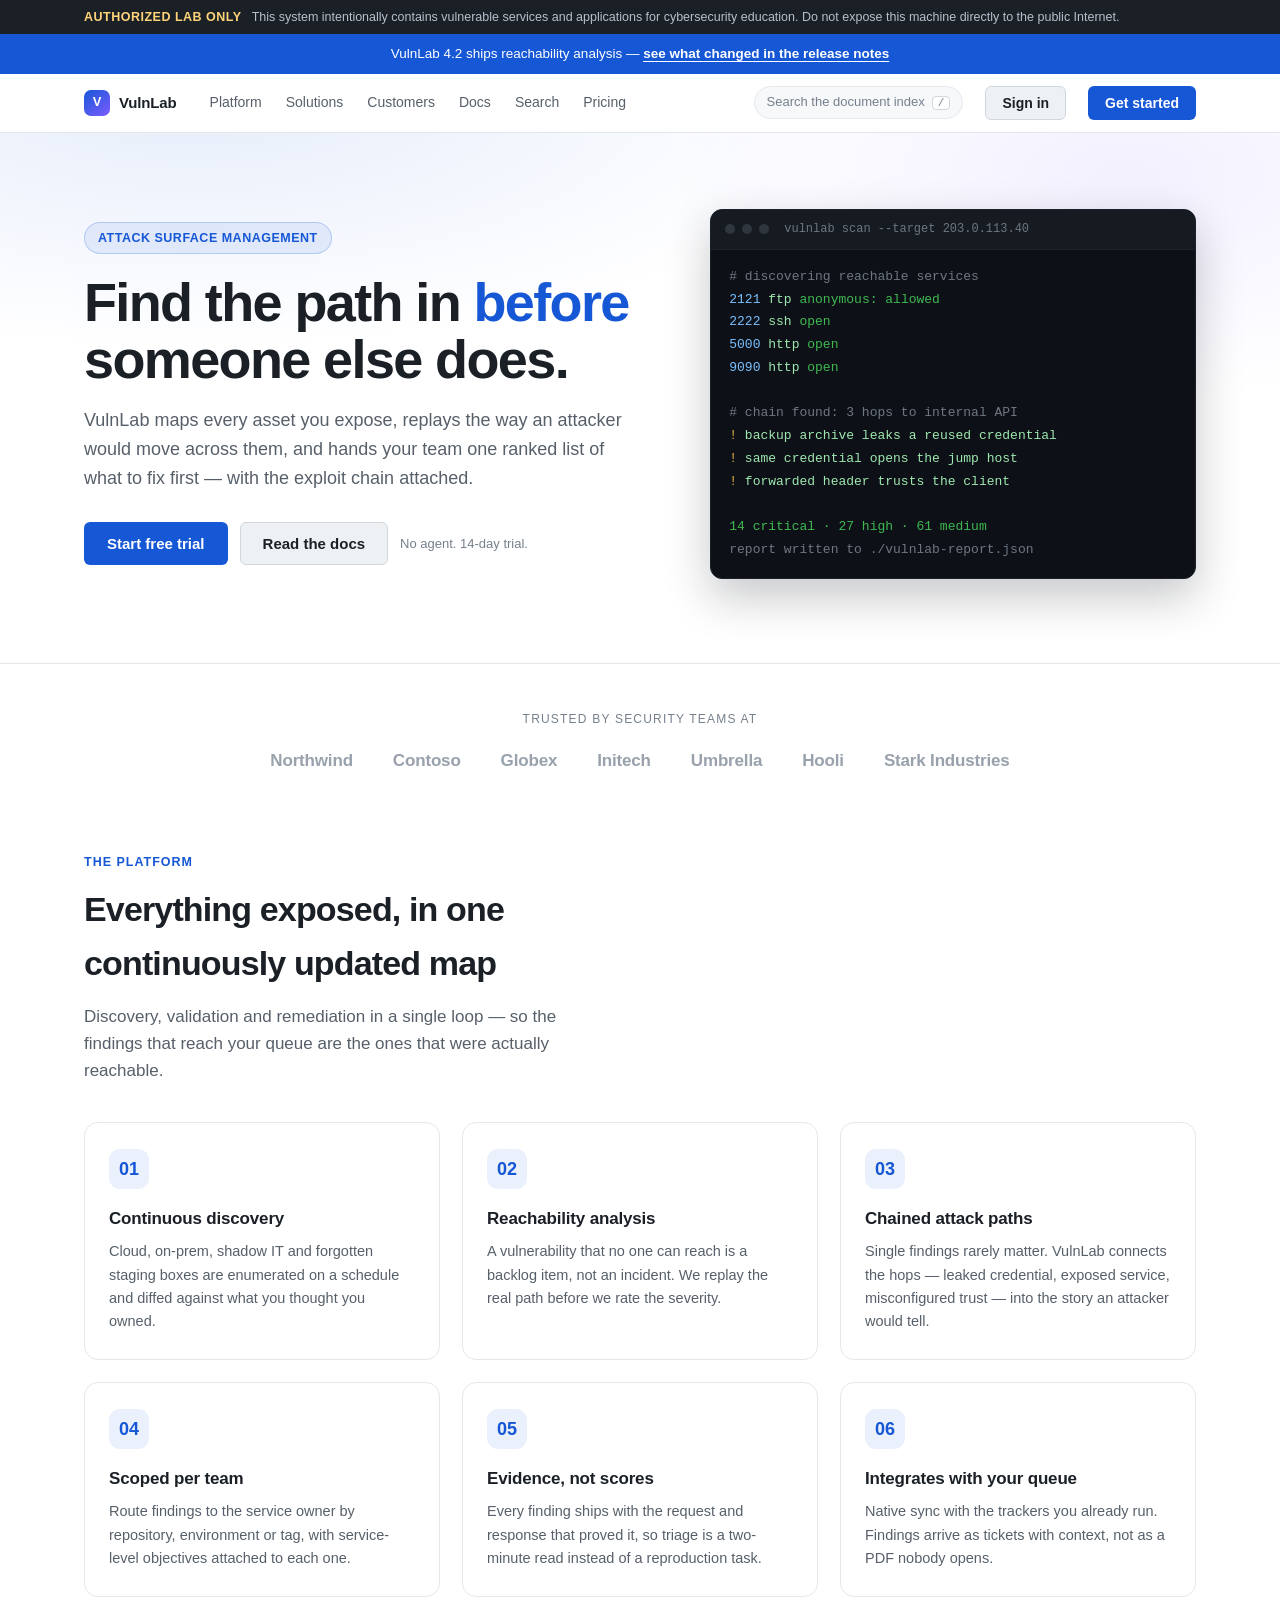
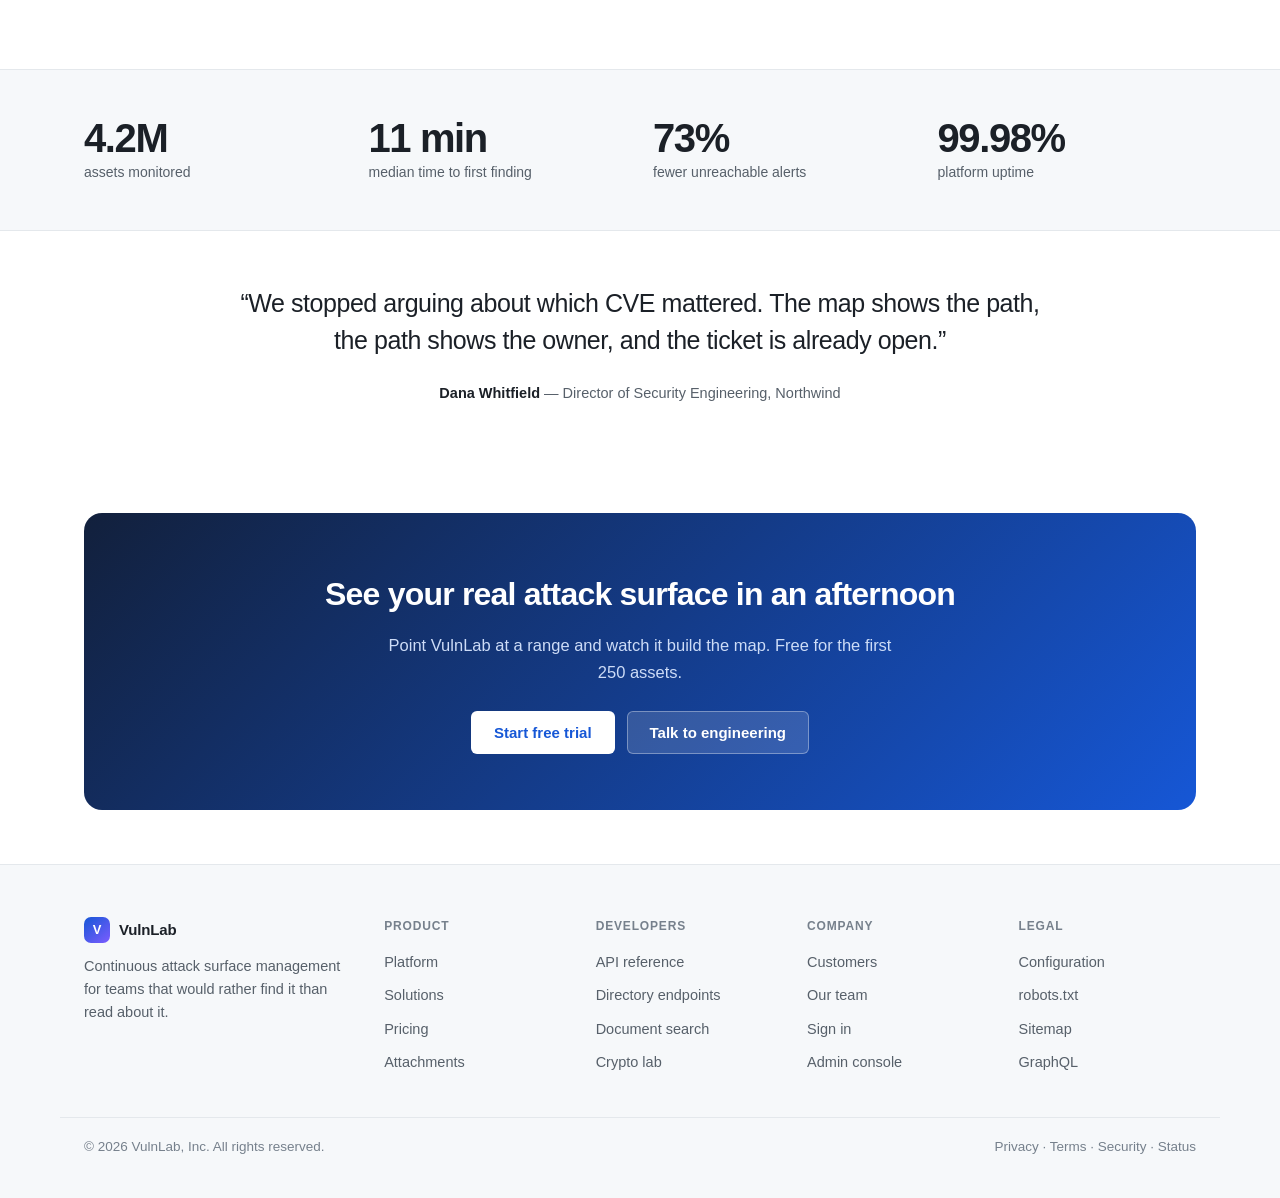
<file: web/index.html>
<!DOCTYPE html>
<html lang="en">
<head>
<meta charset="utf-8">
<meta name="viewport" content="width=device-width,initial-scale=1">
<title>VulnLab — Continuous attack surface management</title>
<meta name="description" content="VulnLab maps every asset you expose, finds the path an attacker would take, and shows you what to fix first.">
<link rel="stylesheet" href="/static/css/portal.css">
</head>
<body class="site">

<div class="lab-banner">
  <div class="inner">
    <strong>AUTHORIZED LAB ONLY</strong>
    <span>This system intentionally contains vulnerable services and applications for
    cybersecurity education. Do not expose this machine directly to the public Internet.</span>
  </div>
</div>

<div class="announce">
  VulnLab 4.2 ships reachability analysis &mdash;
  <a href="/api-docs">see what changed in the release notes</a>
</div>

<header class="nav">
  <div class="inner">
    <a class="brand" href="/"><span class="mark">V</span> VulnLab</a>
    <nav class="navlinks">
      <a href="#platform">Platform</a>
      <a href="#solutions">Solutions</a>
      <a href="#customers">Customers</a>
      <a href="/api-docs">Docs</a>
      <a href="/search">Search</a>
      <a href="#pricing">Pricing</a>
    </nav>
    <div class="navsearch">Search the document index <kbd>/</kbd></div>
    <a class="btn ghost" href="/login">Sign in</a>
    <a class="btn" href="/login">Get started</a>
  </div>
</header>

<!-- ================================================================
     TODO(steve): remember to strip this block before the 2019 launch
     internal build marker: VULNLAB{view_source}
     ================================================================ -->

<section class="hero">
  <div class="inner">
    <div>
      <span class="eyebrow">Attack surface management</span>
      <h1>Find the path in <em>before</em> someone else does.</h1>
      <p class="lede">VulnLab maps every asset you expose, replays the way an attacker
      would move across them, and hands your team one ranked list of what to fix first —
      with the exploit chain attached.</p>
      <div class="cta-row">
        <a class="btn" href="/login">Start free trial</a>
        <a class="btn ghost" href="/api-docs">Read the docs</a>
        <span class="note">No agent. 14-day trial.</span>
      </div>
    </div>

    <div class="console" role="img" aria-label="Terminal output showing a VulnLab scan finding a chain into the internal API">
      <div class="bar"><i></i><i></i><i></i><span>vulnlab scan --target 203.0.113.40</span></div>
      <div class="body">
<span class="c"># discovering reachable services</span><br>
<span class="b">2121</span>  ftp    <span class="g">anonymous: allowed</span><br>
<span class="b">2222</span>  ssh    <span class="g">open</span><br>
<span class="b">5000</span>  http   <span class="g">open</span><br>
<span class="b">9090</span>  http   <span class="g">open</span><br>
<br>
<span class="c"># chain found: 3 hops to internal API</span><br>
<span class="y">!</span> backup archive leaks a reused credential<br>
<span class="y">!</span> same credential opens the jump host<br>
<span class="y">!</span> forwarded header trusts the client<br>
<br>
<span class="g">14 critical · 27 high · 61 medium</span><br>
<span class="c">report written to ./vulnlab-report.json</span>
      </div>
    </div>
  </div>
</section>

<div class="logos">
  <p>Trusted by security teams at</p>
  <ul>
    <li>Northwind</li>
    <li>Contoso</li>
    <li>Globex</li>
    <li>Initech</li>
    <li>Umbrella</li>
    <li>Hooli</li>
    <li>Stark Industries</li>
  </ul>
</div>

<section class="sect" id="platform">
  <div class="sect-head">
    <div class="k">The platform</div>
    <h2>Everything exposed, in one continuously updated map</h2>
    <p>Discovery, validation and remediation in a single loop — so the findings that reach
    your queue are the ones that were actually reachable.</p>
  </div>

  <div class="feats">
    <article class="feat">
      <div class="ic">01</div>
      <h3>Continuous discovery</h3>
      <p>Cloud, on-prem, shadow IT and forgotten staging boxes are enumerated on a schedule
      and diffed against what you thought you owned.</p>
    </article>
    <article class="feat">
      <div class="ic">02</div>
      <h3>Reachability analysis</h3>
      <p>A vulnerability that no one can reach is a backlog item, not an incident. We
      replay the real path before we rate the severity.</p>
    </article>
    <article class="feat">
      <div class="ic">03</div>
      <h3>Chained attack paths</h3>
      <p>Single findings rarely matter. VulnLab connects the hops — leaked credential,
      exposed service, misconfigured trust — into the story an attacker would tell.</p>
    </article>
    <article class="feat" id="solutions">
      <div class="ic">04</div>
      <h3>Scoped per team</h3>
      <p>Route findings to the service owner by repository, environment or tag, with
      service-level objectives attached to each one.</p>
    </article>
    <article class="feat">
      <div class="ic">05</div>
      <h3>Evidence, not scores</h3>
      <p>Every finding ships with the request and response that proved it, so triage is a
      two-minute read instead of a reproduction task.</p>
    </article>
    <article class="feat">
      <div class="ic">06</div>
      <h3>Integrates with your queue</h3>
      <p>Native sync with the trackers you already run. Findings arrive as tickets with
      context, not as a PDF nobody opens.</p>
    </article>
  </div>
</section>

<section class="band">
  <div class="metrics">
    <div class="m"><b>4.2M</b><span>assets monitored</span></div>
    <div class="m"><b>11 min</b><span>median time to first finding</span></div>
    <div class="m"><b>73%</b><span>fewer unreachable alerts</span></div>
    <div class="m"><b>99.98%</b><span>platform uptime</span></div>
  </div>
</section>

<section class="sect tight" id="customers">
  <figure class="quote">
    <blockquote>“We stopped arguing about which CVE mattered. The map shows the path,
    the path shows the owner, and the ticket is already open.”</blockquote>
    <figcaption><b>Dana Whitfield</b> — Director of Security Engineering, Northwind</figcaption>
  </figure>
</section>

<section class="sect tight" id="pricing">
  <div class="endcta">
    <h2>See your real attack surface in an afternoon</h2>
    <p>Point VulnLab at a range and watch it build the map. Free for the first
    250 assets.</p>
    <div class="cta-row">
      <a class="btn" href="/login">Start free trial</a>
      <a class="btn ghost" href="/api-docs">Talk to engineering</a>
    </div>
  </div>
</section>

<footer class="site-footer">
  <div class="cols">
    <div>
      <a class="brand" href="/"><span class="mark">V</span> VulnLab</a>
      <p class="blurb">Continuous attack surface management for teams that would rather
      find it than read about it.</p>
    </div>
    <div>
      <h4>Product</h4>
      <ul>
        <li><a href="#platform">Platform</a></li>
        <li><a href="#solutions">Solutions</a></li>
        <li><a href="#pricing">Pricing</a></li>
        <li><a href="/upload-page">Attachments</a></li>
      </ul>
    </div>
    <div>
      <h4>Developers</h4>
      <ul>
        <li><a href="/api-docs">API reference</a></li>
        <li><a href="/api-docs#users">Directory endpoints</a></li>
        <li><a href="/search">Document search</a></li>
        <li><a href="/crypto/ecb">Crypto lab</a></li>
      </ul>
    </div>
    <div>
      <h4>Company</h4>
      <ul>
        <li><a href="#customers">Customers</a></li>
        <li><a href="/profile">Our team</a></li>
        <li><a href="/login">Sign in</a></li>
        <li><a href="/admin">Admin console</a></li>
      </ul>
    </div>
    <div>
      <h4>Legal</h4>
      <ul>
        <li><a href="/config.bak">Configuration</a></li>
        <li><a href="/robots.txt">robots.txt</a></li>
        <li><a href="/sitemap.xml">Sitemap</a></li>
        <li><a href="/graphql">GraphQL</a></li>
      </ul>
    </div>
  </div>
  <div class="legal">
    <span>© 2026 VulnLab, Inc. All rights reserved.</span>
    <span>Privacy · Terms · Security · Status</span>
  </div>
</footer>

</body>
</html>
</file>
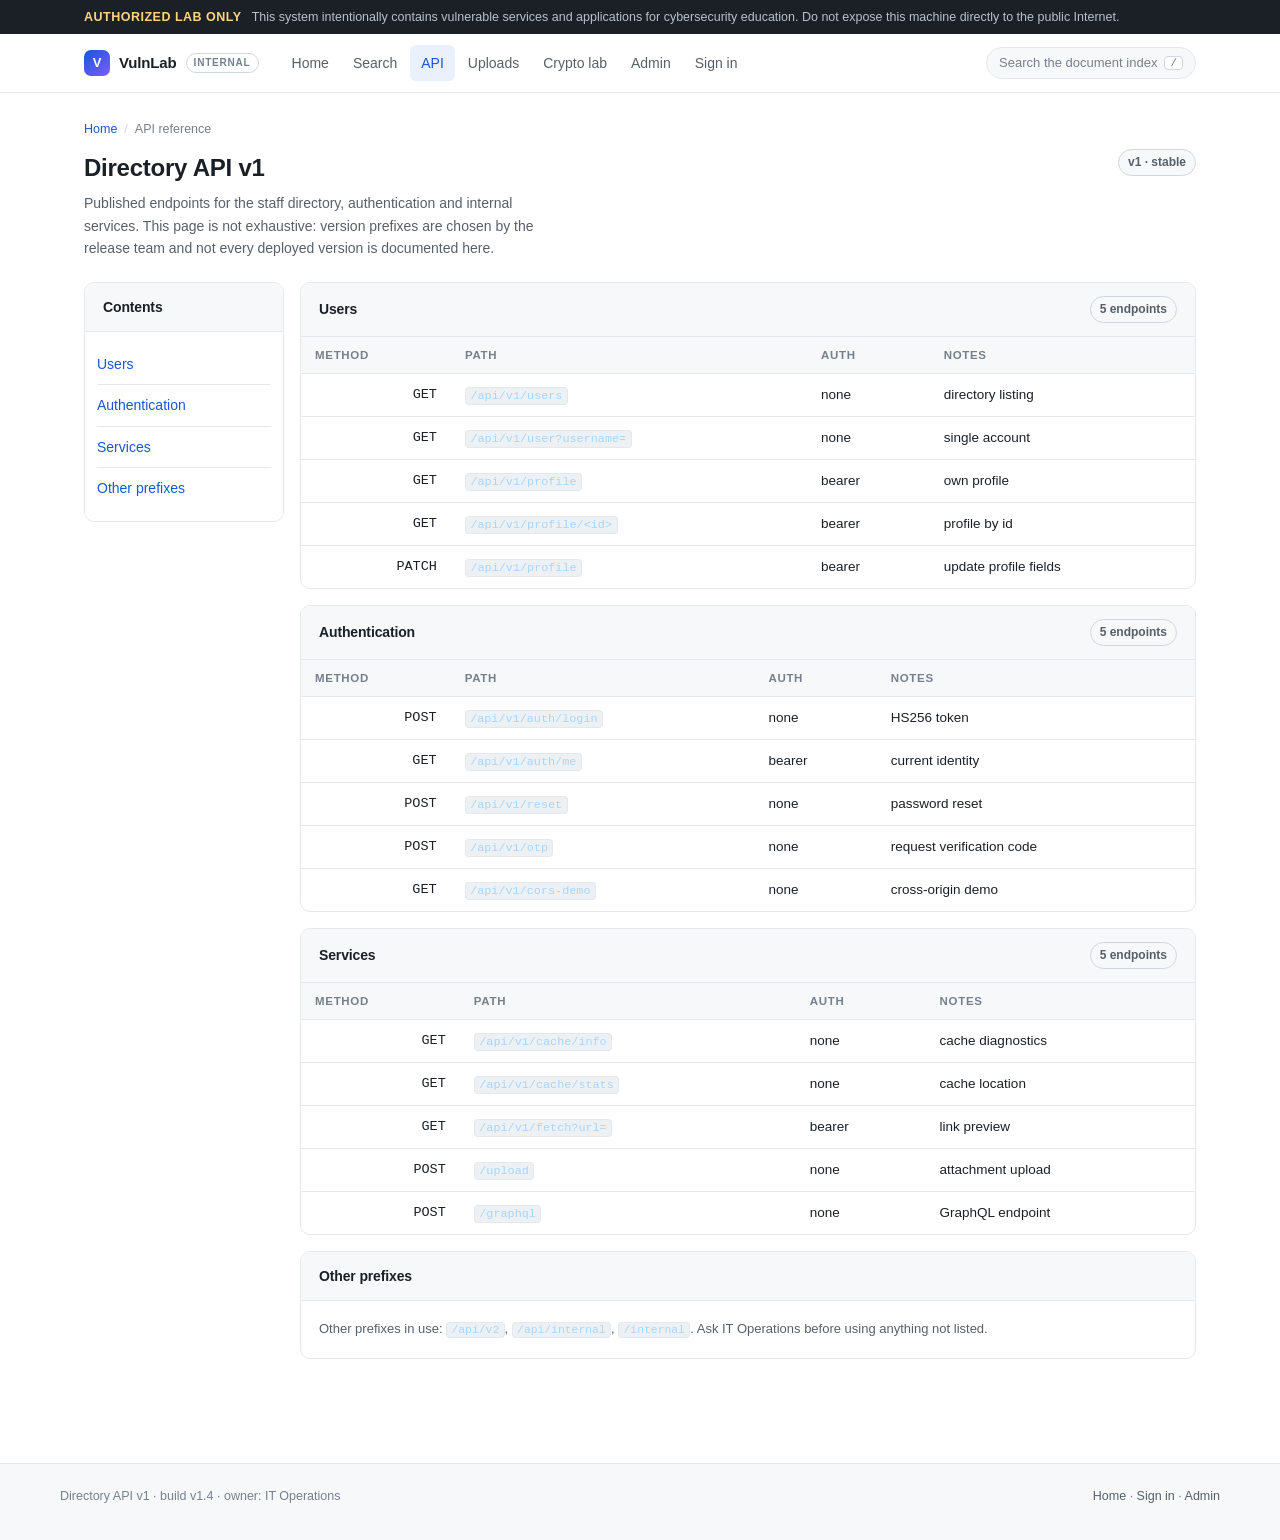
<file: web/api.html>
<!DOCTYPE html>
<html lang="en">
<head>
<meta charset="utf-8">
<meta name="viewport" content="width=device-width,initial-scale=1">
<title>Directory API v1 - VulnLab Internal Portal</title>
<link rel="stylesheet" href="/static/css/portal.css">
</head>
<body class="site">

<div class="lab-banner">
  <div class="inner">
    <strong>AUTHORIZED LAB ONLY</strong>
    <span>This system intentionally contains vulnerable services and applications for
    cybersecurity education. Do not expose this machine directly to the public Internet.</span>
  </div>
</div>

<header class="nav">
  <div class="inner">
    <a class="brand" href="/"><span class="mark">V</span> VulnLab <span class="env">internal</span></a>
    <nav class="navlinks">
      <a href="/">Home</a>
      <a href="/search">Search</a>
      <a href="/api-docs" class="active">API</a>
      <a href="/upload-page">Uploads</a>
      <a href="/crypto/ecb">Crypto lab</a>
      <a href="/admin">Admin</a>
      <a href="/login">Sign in</a>
    </nav>
    <div class="navsearch">Search the document index <kbd>/</kbd></div>
  </div>
</header>

<main class="wrap">

  <div class="crumbs"><a href="/">Home</a> <span>/</span> API reference</div>

  <div class="pagehead">
    <div>
      <h1>Directory API v1</h1>
      <p>Published endpoints for the staff directory, authentication and internal services.
      This page is not exhaustive: version prefixes are chosen by the release team and not
      every deployed version is documented here.</p>
    </div>
    <div class="actions"><span class="chip">v1 · stable</span></div>
  </div>

  <div class="grid" style="grid-template-columns:200px minmax(0,1fr);align-items:start">

    <div class="card" style="position:sticky;top:78px">
      <header><h2>Contents</h2></header>
      <div class="body" style="padding:12px">
        <div class="kv"><a href="#users">Users</a></div>
        <div class="kv"><a href="#auth">Authentication</a></div>
        <div class="kv"><a href="#services">Services</a></div>
        <div class="kv"><a href="#other">Other prefixes</a></div>
      </div>
    </div>

    <div>

      <div class="card" id="users">
        <header><h2>Users</h2><span class="chip">5 endpoints</span></header>
        <table>
          <thead><tr><th>Method</th><th>Path</th><th>Auth</th><th>Notes</th></tr></thead>
          <tbody>
            <tr><td class="num">GET</td><td><code>/api/v1/users</code></td><td>none</td><td>directory listing</td></tr>
            <tr><td class="num">GET</td><td><code>/api/v1/user?username=</code></td><td>none</td><td>single account</td></tr>
            <tr><td class="num">GET</td><td><code>/api/v1/profile</code></td><td>bearer</td><td>own profile</td></tr>
            <tr><td class="num">GET</td><td><code>/api/v1/profile/&lt;id&gt;</code></td><td>bearer</td><td>profile by id</td></tr>
            <tr><td class="num">PATCH</td><td><code>/api/v1/profile</code></td><td>bearer</td><td>update profile fields</td></tr>
          </tbody>
        </table>
      </div>

      <div class="card" id="auth">
        <header><h2>Authentication</h2><span class="chip">5 endpoints</span></header>
        <table>
          <thead><tr><th>Method</th><th>Path</th><th>Auth</th><th>Notes</th></tr></thead>
          <tbody>
            <tr><td class="num">POST</td><td><code>/api/v1/auth/login</code></td><td>none</td><td>HS256 token</td></tr>
            <tr><td class="num">GET</td><td><code>/api/v1/auth/me</code></td><td>bearer</td><td>current identity</td></tr>
            <tr><td class="num">POST</td><td><code>/api/v1/reset</code></td><td>none</td><td>password reset</td></tr>
            <tr><td class="num">POST</td><td><code>/api/v1/otp</code></td><td>none</td><td>request verification code</td></tr>
            <tr><td class="num">GET</td><td><code>/api/v1/cors-demo</code></td><td>none</td><td>cross-origin demo</td></tr>
          </tbody>
        </table>
      </div>

      <div class="card" id="services">
        <header><h2>Services</h2><span class="chip">5 endpoints</span></header>
        <table>
          <thead><tr><th>Method</th><th>Path</th><th>Auth</th><th>Notes</th></tr></thead>
          <tbody>
            <tr><td class="num">GET</td><td><code>/api/v1/cache/info</code></td><td>none</td><td>cache diagnostics</td></tr>
            <tr><td class="num">GET</td><td><code>/api/v1/cache/stats</code></td><td>none</td><td>cache location</td></tr>
            <tr><td class="num">GET</td><td><code>/api/v1/fetch?url=</code></td><td>bearer</td><td>link preview</td></tr>
            <tr><td class="num">POST</td><td><code>/upload</code></td><td>none</td><td>attachment upload</td></tr>
            <tr><td class="num">POST</td><td><code>/graphql</code></td><td>none</td><td>GraphQL endpoint</td></tr>
          </tbody>
        </table>
      </div>

      <div class="card" id="other">
        <header><h2>Other prefixes</h2></header>
        <div class="body">
          <p class="muted small" style="margin:0">Other prefixes in use:
          <code>/api/v2</code>, <code>/api/internal</code>, <code>/internal</code>.
          Ask IT Operations before using anything not listed.</p>
        </div>
      </div>

    </div>
  </div>
</main>

<footer class="footer">
  <div class="inner">
    <span>Directory API v1 · build v1.4 · owner: IT Operations</span>
    <span><a href="/">Home</a> · <a href="/login">Sign in</a> · <a href="/admin">Admin</a></span>
  </div>
</footer>

</body>
</html>
</file>
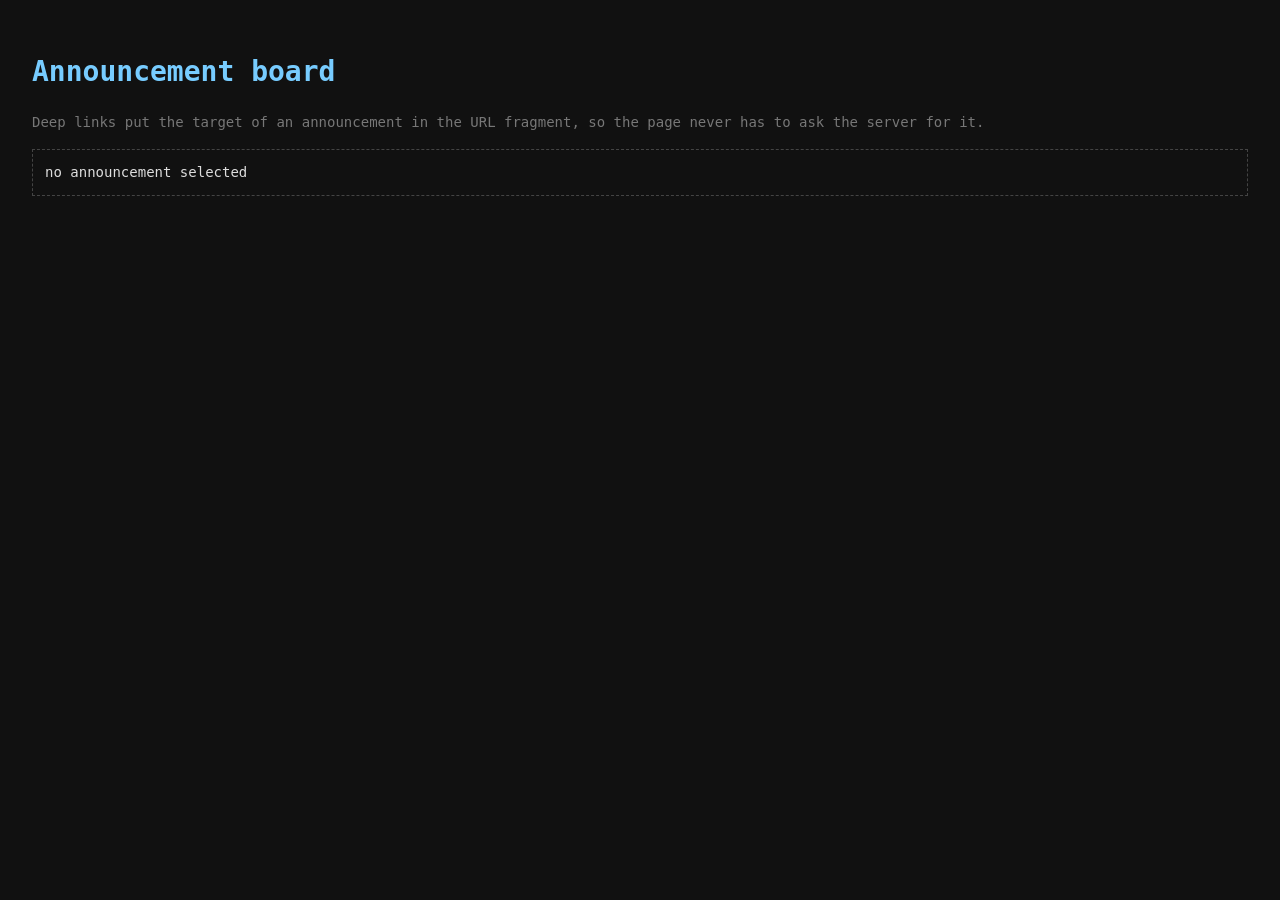
<file: web/domxss.html>
<!doctype html>
<html>
<head>
<meta charset="utf-8">
<title>VulnLab announcements</title>
<style>
  body { font: 14px/1.5 monospace; background: #111; color: #ddd; padding: 24px; }
  h1 { color: #7cf; }
  #banner { padding: 12px; border: 1px dashed #444; margin: 16px 0; }
  .muted { color: #777; }
  code { background: #222; padding: 2px 5px; }
</style>
</head>
<body>
  <h1>Announcement board</h1>
  <p class="muted">Deep links put the target of an announcement in the URL
     fragment, so the page never has to ask the server for it.</p>

  <div id="banner">no announcement selected</div>

  <script>
    // The sink: the fragment is written into the document as HTML.
    // Nothing here comes from the server response - it is entirely
    // client-side, which is what makes this a DOM-based XSS.
    var fragment = window.location.hash.replace(/^#/, "");
    // Browsers hand the fragment back percent-encoded; a page that displays
    // it decodes first.  That decode is what turns a deep link into a sink.
    try { fragment = decodeURIComponent(fragment); } catch (e) { /* keep raw */ }
    if (fragment) {
      document.getElementById("banner").innerHTML = fragment;
      // Proof for the server: the sink ran, so report it.
      var m = /x=([^&]+)/.exec(fragment);
      fetch("/api/v1/xss/beacon?x=" + encodeURIComponent(m ? m[1] : fragment));
    }
  </script>
</body>
</html>
</file>
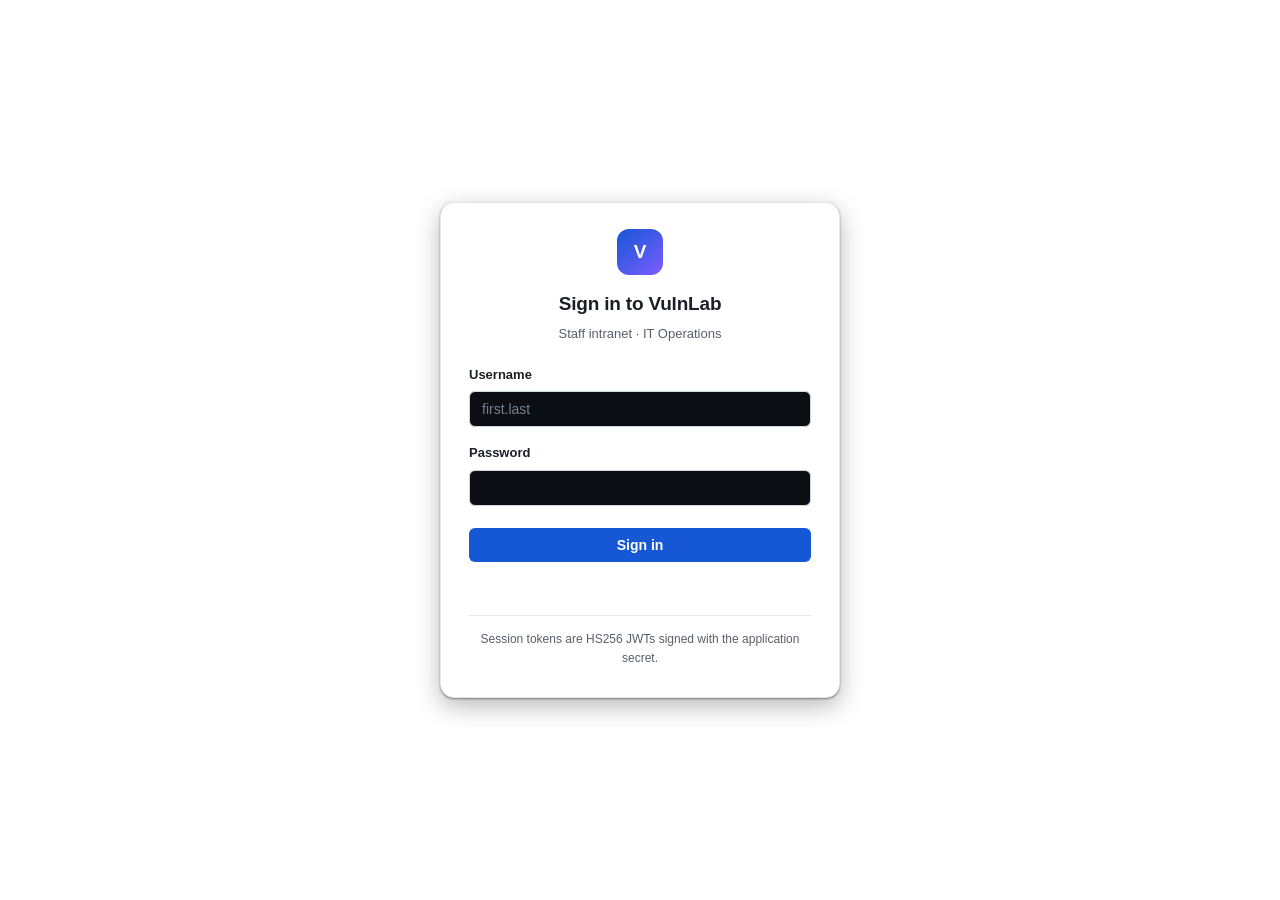
<file: web/login.html>
<!DOCTYPE html>
<html lang="en">
<head>
<meta charset="utf-8">
<meta name="viewport" content="width=device-width,initial-scale=1">
<title>Sign in - VulnLab Internal Portal</title>
<link rel="stylesheet" href="/static/css/portal.css">
</head>
<body class="site">
<div class="authwrap">
  <div class="authcard">
    <header>
      <div class="mark-lg">V</div>
      <h1>Sign in to VulnLab</h1>
      <p class="muted small" style="margin:0">Staff intranet · IT Operations</p>
    </header>
    <div class="body">
      <div class="field">
        <label for="u">Username</label>
        <input id="u" name="username" autocomplete="username" placeholder="first.last">
      </div>
      <div class="field">
        <label for="p">Password</label>
        <input id="p" name="password" type="password" autocomplete="current-password">
      </div>
      <button id="go">Sign in</button>
      <div class="msg" id="msg"></div>
      <p class="muted tiny" style="margin:20px 0 0;text-align:center;border-top:1px solid var(--border);padding-top:14px">
        Session tokens are HS256 JWTs signed with the application secret.
      </p>
    </div>
  </div>
</div>
<script>
document.getElementById('go').addEventListener('click', async () => {
  const u = document.getElementById('u').value, p = document.getElementById('p').value;
  const r = await fetch('/api/v1/auth/login', {
    method: 'POST',
    headers: { 'Content-Type': 'application/json' },
    body: JSON.stringify({ username: u, password: p })
  });
  const d = await r.json();
  if (d.token) {
    localStorage.setItem('vulnlab_token', d.token);
    document.getElementById('msg').style.color = '#3fb950';
    document.getElementById('msg').textContent = 'signed in as ' + d.token.slice(0, 24) + '...';
  } else {
    document.getElementById('msg').textContent = d.error || 'login failed';
  }
});
</script>
</body>
</html>
</file>
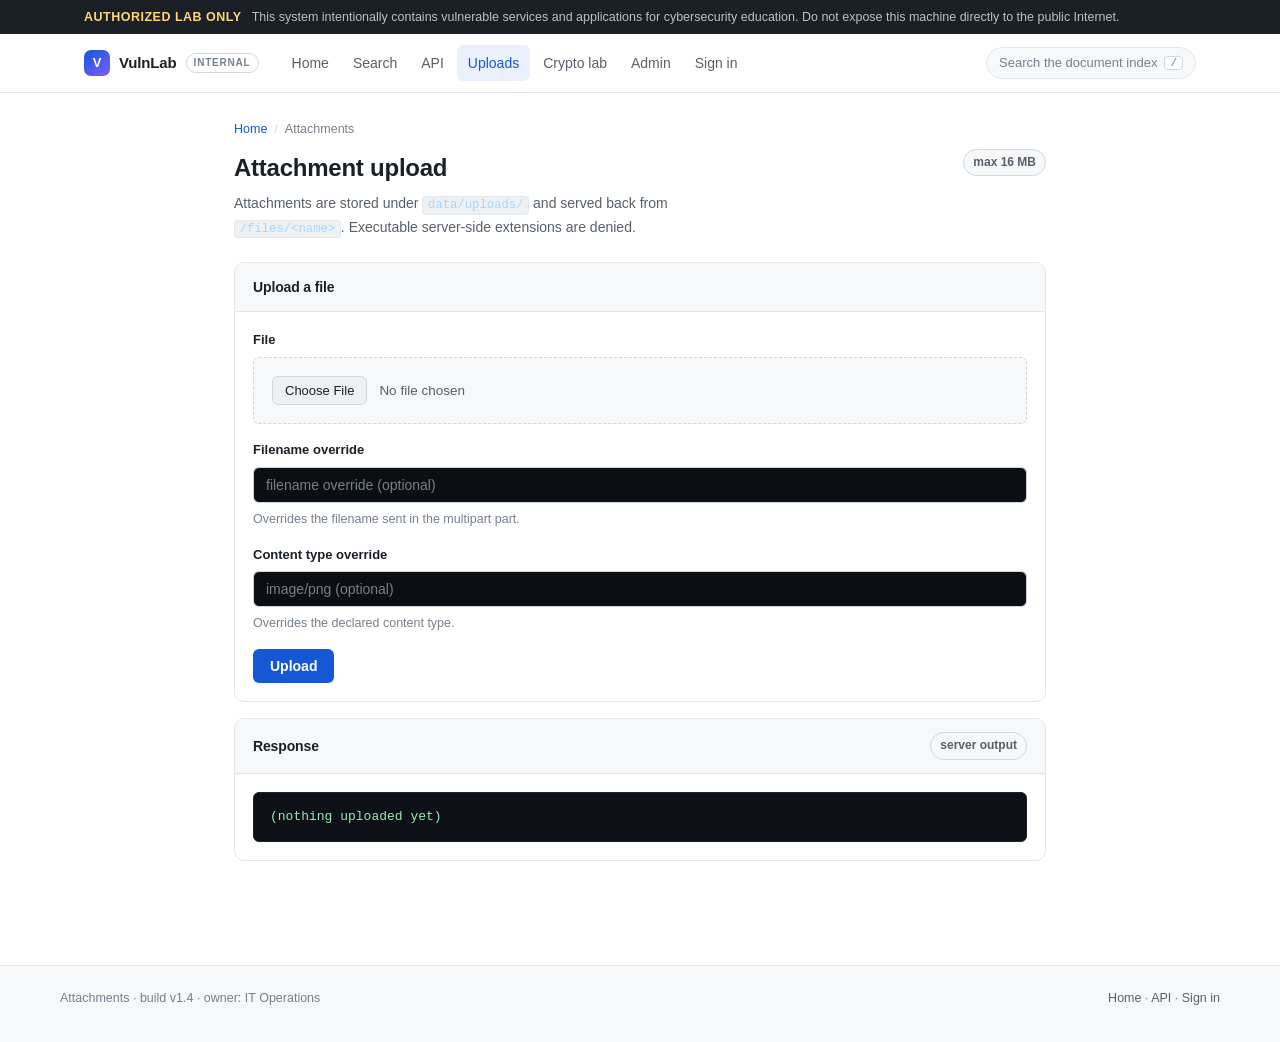
<file: web/upload.html>
<!DOCTYPE html>
<html lang="en">
<head>
<meta charset="utf-8">
<meta name="viewport" content="width=device-width,initial-scale=1">
<title>Uploads - VulnLab Internal Portal</title>
<link rel="stylesheet" href="/static/css/portal.css">
</head>
<body class="site">

<div class="lab-banner">
  <div class="inner">
    <strong>AUTHORIZED LAB ONLY</strong>
    <span>This system intentionally contains vulnerable services and applications for
    cybersecurity education. Do not expose this machine directly to the public Internet.</span>
  </div>
</div>

<header class="nav">
  <div class="inner">
    <a class="brand" href="/"><span class="mark">V</span> VulnLab <span class="env">internal</span></a>
    <nav class="navlinks">
      <a href="/">Home</a>
      <a href="/search">Search</a>
      <a href="/api-docs">API</a>
      <a href="/upload-page" class="active">Uploads</a>
      <a href="/crypto/ecb">Crypto lab</a>
      <a href="/admin">Admin</a>
      <a href="/login">Sign in</a>
    </nav>
    <div class="navsearch">Search the document index <kbd>/</kbd></div>
  </div>
</header>

<main class="wrap" style="max-width:860px">

  <div class="crumbs"><a href="/">Home</a> <span>/</span> Attachments</div>

  <div class="pagehead">
    <div>
      <h1>Attachment upload</h1>
      <p>Attachments are stored under <code>data/uploads/</code> and served back from
      <code>/files/&lt;name&gt;</code>. Executable server-side extensions are denied.</p>
    </div>
    <div class="actions"><span class="chip">max 16 MB</span></div>
  </div>

  <div class="card">
    <header><h2>Upload a file</h2></header>
    <div class="body">
      <div class="field">
        <label for="f">File</label>
        <input type="file" id="f">
      </div>
      <div class="field">
        <label for="name">Filename override</label>
        <input type="text" id="name" placeholder="filename override (optional)">
        <div class="help">Overrides the filename sent in the multipart part.</div>
      </div>
      <div class="field">
        <label for="ct">Content type override</label>
        <input type="text" id="ct" placeholder="image/png (optional)">
        <div class="help">Overrides the declared content type.</div>
      </div>
      <button id="go">Upload</button>
    </div>
  </div>

  <div class="card">
    <header><h2>Response</h2><span class="chip">server output</span></header>
    <div class="body"><pre id="out">(nothing uploaded yet)</pre></div>
  </div>

</main>

<footer class="footer">
  <div class="inner">
    <span>Attachments · build v1.4 · owner: IT Operations</span>
    <span><a href="/">Home</a> · <a href="/api-docs">API</a> · <a href="/login">Sign in</a></span>
  </div>
</footer>

<script>
function buildMultipart(fieldName, filename, contentType, bytes) {
  // Built by hand so the filename and the declared Content-Type are exactly
  // what the attacker chooses, not what the browser picks for us.
  const b = '----vulnlabBoundary' + Math.random().toString(16).slice(2);
  const head =
    '--' + b + '\r\n' +
    'Content-Disposition: form-data; name="' + fieldName + '"; filename="' + filename + '"\r\n' +
    'Content-Type: ' + contentType + '\r\n\r\n';
  const tail = '\r\n--' + b + '--\r\n';
  return {
    boundary: b,
    body: new Blob([head, bytes, tail])
  };
}

document.getElementById('go').addEventListener('click', async () => {
  const inp = document.getElementById('f');
  if (!inp.files.length) { document.getElementById('out').textContent = 'pick a file first'; return; }
  const f = inp.files[0];
  const name = document.getElementById('name').value || f.name;
  const ct = document.getElementById('ct').value || f.type || 'application/octet-stream';
  const bytes = await f.arrayBuffer();
  const mp = buildMultipart('file', name, ct, bytes);
  const r = await fetch('/upload', {
    method: 'POST',
    headers: { 'Content-Type': 'multipart/form-data; boundary=' + mp.boundary },
    body: mp.body
  });
  document.getElementById('out').textContent = JSON.stringify(await r.json(), null, 2);
});
</script>
</body>
</html>
</file>
<file: static/css/portal.css>
/* ==========================================================================
   VulnLab Internal Portal - shared design system for the :5000 target app.

   The target has to look like a believable staff intranet, because that is
   what students are asked to attack. A page that reads as a toy gives the
   whole exercise away before they send a single request.

   Rules for editing:
     - Do not restyle inline in a page; add a class here instead.
     - Keep .lab-banner exactly as-is. It is the authorized-use notice.
     - Nothing in here may hide the challenge affordances (the API route
       table, the SECRET_KEY reference, the JWT hint). Those are the lab.
   ========================================================================== */

:root {
  /* Surfaces, from furthest back to closest to the reader. */
  --bg:            #0e1116;
  --surface:       #151a21;
  --surface-2:     #1b2129;
  --surface-3:     #222a34;
  --border:        #262e39;
  --border-strong: #364150;

  /* Text. */
  --text:      #e6edf3;
  --text-2:    #9aa7b4;
  --text-3:    #6e7d8c;

  /* Brand + status. */
  --brand:      #4f8cff;
  --brand-ink:  #ffffff;
  --brand-soft: rgba(79, 140, 255, .12);
  --green:  #3fb950;
  --amber:  #d29922;
  --red:    #f85149;
  --purple: #a371f7;

  --radius:    10px;
  --radius-sm: 6px;
  --shadow:    0 1px 2px rgba(0,0,0,.4), 0 8px 24px rgba(0,0,0,.28);

  --sans: -apple-system, BlinkMacSystemFont, "Segoe UI", Roboto, Helvetica,
          Arial, sans-serif;
  --mono: ui-monospace, SFMono-Regular, "SF Mono", Menlo, Consolas,
          "Liberation Mono", monospace;
}

* { box-sizing: border-box; }

html { -webkit-text-size-adjust: 100%; }

body {
  margin: 0;
  background: var(--bg);
  color: var(--text);
  font: 15px/1.6 var(--sans);
  -webkit-font-smoothing: antialiased;
}

a { color: var(--brand); text-decoration: none; }
a:hover { text-decoration: underline; }

h1, h2, h3, h4 { margin: 0; font-weight: 600; letter-spacing: -.01em; }
h1 { font-size: 24px; }
h2 { font-size: 17px; }
h3 { font-size: 15px; }

code, pre, .mono { font-family: var(--mono); }

code {
  background: var(--surface-3);
  border: 1px solid var(--border);
  border-radius: 4px;
  padding: .1em .38em;
  font-size: .875em;
  color: #a5d6ff;
}

pre {
  background: #0b0e13;
  border: 1px solid var(--border);
  border-radius: var(--radius-sm);
  padding: 14px 16px;
  overflow: auto;
  color: #9fe8b0;
  font-size: 13px;
  line-height: 1.55;
  margin: 0;
}

.muted { color: var(--text-2); }
.small { font-size: 13px; }
.tiny  { font-size: 12px; }

/* ---------- authorized-use banner ------------------------------------- */
/* Deliberately loud. It is a safety notice, not decoration. */
.lab-banner {
  background: linear-gradient(90deg, rgba(248,81,73,.14), rgba(248,81,73,.05));
  border-bottom: 1px solid rgba(248,81,73,.35);
  color: #ffb4ae;
  padding: 10px 0;
  font-size: 13px;
}
.lab-banner .inner {
  max-width: 1160px;
  margin: 0 auto;
  padding: 0 24px;
  display: flex;
  gap: 10px;
  align-items: baseline;
}
.lab-banner strong {
  color: #ff8b82;
  letter-spacing: .04em;
  white-space: nowrap;
}
.lab-banner.warnbox {
  background: #2a1414;
  border: 1px solid var(--red);
  border-radius: var(--radius-sm);
  padding: 14px;
  color: #ffb3b3;
}

/* ---------- top navigation -------------------------------------------- */
.nav {
  position: sticky;
  top: 0;
  z-index: 50;
  background: rgba(14,17,22,.86);
  backdrop-filter: saturate(160%) blur(8px);
  border-bottom: 1px solid var(--border);
}
.nav .inner {
  max-width: 1160px;
  margin: 0 auto;
  padding: 0 24px;
  height: 58px;
  display: flex;
  align-items: center;
  gap: 22px;
}
.brand {
  display: flex;
  align-items: center;
  gap: 9px;
  font-weight: 700;
  letter-spacing: -.01em;
  color: var(--text);
  white-space: nowrap;
}
.brand:hover { text-decoration: none; }
.brand .mark {
  width: 26px; height: 26px;
  border-radius: 7px;
  display: grid; place-items: center;
  background: linear-gradient(140deg, var(--brand), #7c5cff);
  color: #fff;
  font-size: 13px; font-weight: 800;
}
.brand .env {
  font-size: 10px;
  font-weight: 600;
  letter-spacing: .08em;
  text-transform: uppercase;
  color: var(--text-3);
  border: 1px solid var(--border-strong);
  border-radius: 999px;
  padding: 1px 7px;
}

.navlinks { display: flex; gap: 2px; flex: 1; overflow-x: auto; }
.navlinks a {
  color: var(--text-2);
  padding: 7px 11px;
  border-radius: var(--radius-sm);
  font-size: 14px;
  white-space: nowrap;
}
.navlinks a:hover {
  background: var(--surface-2);
  color: var(--text);
  text-decoration: none;
}
.navlinks a.active {
  background: var(--brand-soft);
  color: #8fb6ff;
  font-weight: 500;
}

.navsearch {
  display: flex;
  align-items: center;
  gap: 7px;
  background: var(--surface-2);
  border: 1px solid var(--border);
  border-radius: 999px;
  padding: 5px 12px;
  color: var(--text-3);
  font-size: 13px;
  min-width: 190px;
}
.navsearch kbd {
  margin-left: auto;
  background: var(--surface-3);
  border: 1px solid var(--border-strong);
  border-radius: 4px;
  padding: 0 5px;
  font: 11px var(--mono);
  color: var(--text-3);
}

/* ---------- page shell ------------------------------------------------- */
.wrap { max-width: 1160px; margin: 0 auto; padding: 26px 24px 64px; }

.crumbs {
  font-size: 12.5px;
  color: var(--text-3);
  margin-bottom: 10px;
  display: flex;
  gap: 7px;
  align-items: center;
}
.crumbs span { color: var(--border-strong); }

.pagehead {
  display: flex;
  align-items: flex-start;
  justify-content: space-between;
  gap: 18px;
  margin-bottom: 22px;
  flex-wrap: wrap;
}
.pagehead h1 { margin-bottom: 5px; }
.pagehead p { margin: 0; color: var(--text-2); font-size: 14px; max-width: 62ch; }
.pagehead .actions { display: flex; gap: 8px; flex-wrap: wrap; }

/* ---------- cards ------------------------------------------------------ */
.card {
  background: var(--surface);
  border: 1px solid var(--border);
  border-radius: var(--radius);
  overflow: hidden;
}
.card + .card { margin-top: 16px; }
.card > header {
  padding: 13px 18px;
  border-bottom: 1px solid var(--border);
  background: var(--surface-2);
  display: flex;
  align-items: center;
  justify-content: space-between;
  gap: 12px;
}
.card > header h2, .card > header h3 { font-size: 14px; }
.card .body { padding: 18px; }
.card .body > :first-child { margin-top: 0; }
.card .body > :last-child  { margin-bottom: 0; }

.grid { display: grid; gap: 16px; }
.g2 { grid-template-columns: repeat(2, minmax(0,1fr)); }
.g3 { grid-template-columns: repeat(3, minmax(0,1fr)); }
@media (max-width: 860px) {
  .g2, .g3 { grid-template-columns: 1fr; }
  .nav .inner { gap: 12px; }
  .navsearch { display: none; }
}

/* ---------- stat tiles ------------------------------------------------- */
.stat {
  background: var(--surface);
  border: 1px solid var(--border);
  border-radius: var(--radius);
  padding: 15px 17px;
}
.stat .k {
  font-size: 11.5px;
  letter-spacing: .06em;
  text-transform: uppercase;
  color: var(--text-3);
  font-weight: 600;
}
.stat .v {
  font-size: 21px;
  font-weight: 650;
  margin-top: 5px;
  letter-spacing: -.02em;
}
.stat .v.ok    { color: var(--green); }
.stat .v.small { font-size: 15px; font-family: var(--mono); }

/* ---------- key/value rows --------------------------------------------- */
.kv {
  display: flex;
  justify-content: space-between;
  gap: 16px;
  padding: 9px 0;
  border-bottom: 1px solid var(--border);
  font-size: 14px;
}
.kv:last-child { border-bottom: 0; }
.kv > span { color: var(--text-2); }
.kv > b { font-weight: 550; font-family: var(--mono); font-size: 13px; }

/* ---------- tables ----------------------------------------------------- */
table {
  width: 100%;
  border-collapse: collapse;
  font-size: 13.5px;
}
thead th {
  text-align: left;
  font-size: 11.5px;
  letter-spacing: .06em;
  text-transform: uppercase;
  color: var(--text-3);
  font-weight: 600;
  padding: 9px 14px;
  background: var(--surface-2);
  border-bottom: 1px solid var(--border);
  white-space: nowrap;
}
tbody td {
  padding: 10px 14px;
  border-bottom: 1px solid var(--border);
  vertical-align: top;
}
tbody tr:last-child td { border-bottom: 0; }
tbody tr:hover td { background: rgba(255,255,255,.022); }
td.num, th.num { text-align: right; font-family: var(--mono); }

/* ---------- forms ------------------------------------------------------ */
label {
  display: block;
  font-size: 13px;
  font-weight: 550;
  margin-bottom: 6px;
  color: var(--text);
}
.field { margin-bottom: 16px; }
.field .help { font-size: 12.5px; color: var(--text-3); margin-top: 6px; }

input[type=text], input[type=password], input:not([type]), select, textarea {
  width: 100%;
  background: #0b0e13;
  border: 1px solid var(--border-strong);
  border-radius: var(--radius-sm);
  color: var(--text);
  padding: 9px 12px;
  font: 14px var(--sans);
  transition: border-color .12s, box-shadow .12s;
}
input::placeholder { color: var(--text-3); }
input:focus, select:focus, textarea:focus, button:focus-visible {
  outline: none;
  border-color: var(--brand);
  box-shadow: 0 0 0 3px var(--brand-soft);
}
input[type=file] {
  width: 100%;
  background: var(--surface-2);
  border: 1px dashed var(--border-strong);
  border-radius: var(--radius-sm);
  padding: 18px;
  color: var(--text-2);
  font-size: 13.5px;
}
input[type=file]::file-selector-button {
  background: var(--surface-3);
  border: 1px solid var(--border-strong);
  border-radius: var(--radius-sm);
  color: var(--text);
  padding: 6px 12px;
  margin-right: 12px;
  font: 13px var(--sans);
  cursor: pointer;
}

button, .btn {
  background: var(--brand);
  color: var(--brand-ink);
  border: 1px solid transparent;
  border-radius: var(--radius-sm);
  padding: 8px 16px;
  font: 600 14px var(--sans);
  cursor: pointer;
  transition: filter .12s, background .12s;
}
button:hover, .btn:hover { filter: brightness(1.1); text-decoration: none; }
.btn.ghost {
  background: var(--surface-3);
  border-color: var(--border-strong);
  color: var(--text);
}
.btn.ghost:hover { background: var(--surface-2); filter: none; }

/* ---------- chips / status -------------------------------------------- */
.chip {
  display: inline-flex;
  align-items: center;
  gap: 6px;
  font-size: 12px;
  font-weight: 550;
  padding: 3px 9px;
  border-radius: 999px;
  border: 1px solid var(--border-strong);
  background: var(--surface-2);
  color: var(--text-2);
  white-space: nowrap;
}
.chip .dot { width: 6px; height: 6px; border-radius: 50%; background: var(--text-3); }
.chip.ok    { color: var(--green); border-color: rgba(63,185,80,.35); background: rgba(63,185,80,.1); }
.chip.ok .dot { background: var(--green); }
.chip.warn  { color: var(--amber); border-color: rgba(210,153,34,.35); background: rgba(210,153,34,.1); }
.chip.bad   { color: var(--red);   border-color: rgba(248,81,73,.35);  background: rgba(248,81,73,.1); }

.chips { display: flex; flex-wrap: wrap; gap: 7px; }

/* ---------- notice ----------------------------------------------------- */
.notice {
  border-radius: var(--radius-sm);
  border: 1px solid var(--border-strong);
  background: var(--surface-2);
  padding: 13px 16px;
  font-size: 13.5px;
  color: var(--text-2);
}
.notice.bad  { border-color: rgba(248,81,73,.4);  background: rgba(248,81,73,.08);  color: #ffb3b3; }
.notice.good { border-color: rgba(63,185,80,.4);  background: rgba(63,185,80,.08);  color: #9fe8b0; }
.notice + .notice { margin-top: 12px; }

/* ---------- footer ----------------------------------------------------- */
.footer {
  border-top: 1px solid var(--border);
  margin-top: 40px;
  padding: 22px 24px 34px;
  color: var(--text-3);
  font-size: 12.5px;
}
.footer .inner {
  max-width: 1160px;
  margin: 0 auto;
  display: flex;
  gap: 18px;
  justify-content: space-between;
  flex-wrap: wrap;
}
.footer a { color: var(--text-2); }

/* ---------- auth layout ------------------------------------------------ */
.authwrap {
  min-height: 100vh;
  display: grid;
  place-items: center;
  padding: 40px 20px;
}
.authcard {
  width: 100%;
  max-width: 400px;
  background: var(--surface);
  border: 1px solid var(--border);
  border-radius: 14px;
  box-shadow: var(--shadow);
  overflow: hidden;
}
.authcard > header { padding: 26px 28px 6px; text-align: center; }
.authcard .body { padding: 14px 28px 28px; }
.authcard .mark-lg {
  width: 46px; height: 46px;
  margin: 0 auto 14px;
  border-radius: 12px;
  display: grid; place-items: center;
  background: linear-gradient(140deg, var(--brand), #7c5cff);
  color: #fff; font-size: 19px; font-weight: 800;
}
.authcard h1 { font-size: 19px; margin-bottom: 4px; }
.authcard button { width: 100%; margin-top: 6px; }
.msg { margin-top: 14px; font-size: 13px; min-height: 19px; color: var(--red); }

/* ==========================================================================
   Public site theme  (.site)

   The public face of the product is deliberately light and ordinary, the way
   a real marketing site is. The authenticated pages stay dark because that is
   what an operator console looks like - so the two surfaces feel like two
   different products, which is how real sites actually ship.

   Overrides the tokens above on scope, so every component below re-themes
   without needing a second set of rules.
   ========================================================================== */

body.site {
  --bg:            #ffffff;
  --surface:       #ffffff;
  --surface-2:     #f6f8fa;
  --surface-3:     #eef1f4;
  --border:        #e4e8ec;
  --border-strong: #d0d7de;
  --text:          #1b2027;
  --text-2:        #57606a;
  --text-3:        #76808c;
  --brand:         #1657d6;
  --brand-soft:    rgba(22,87,214,.09);
  color: var(--text);
  background: var(--bg);
}

/* Safety notice. Slimmed down so it reads as a site banner, not a warning
   page - but it stays, because the lab needs it. */
body.site .lab-banner {
  background: #1b2027;
  border-bottom: 0;
  color: #b7c0cb;
  padding: 7px 0;
  font-size: 12.5px;
}
body.site .lab-banner strong { color: #ffd479; }

body.site .nav { background: rgba(255,255,255,.9); border-bottom-color: var(--border); }
body.site .navlinks a { color: var(--text-2); }
body.site .navlinks a:hover { background: var(--surface-3); color: var(--text); }
body.site .navlinks a.active { background: var(--brand-soft); color: var(--brand); }
body.site .navsearch {
  background: var(--surface-2);
  border-color: var(--border);
  color: var(--text-3);
}
body.site .navsearch kbd { background: #fff; border-color: var(--border-strong); }
body.site .brand { color: var(--text); }

body.site .crumbs { color: var(--text-3); }
body.site .crumbs span { color: var(--border-strong); }
body.site .footer { background: var(--surface-2); }
body.site pre { background: #0d1117; border-color: #1c222b; }

/* ---------- announcement bar ----------------------------------------- */
.announce {
  background: var(--brand);
  color: #fff;
  font-size: 13.5px;
  text-align: center;
  padding: 9px 20px;
}
.announce a { color: #fff; text-decoration: underline; text-underline-offset: 3px; font-weight: 600; }

/* ---------- hero ------------------------------------------------------ */
.hero {
  position: relative;
  overflow: hidden;
  background:
    radial-gradient(1100px 420px at 15% -8%, rgba(22,87,214,.11), transparent 62%),
    radial-gradient(760px 380px at 88% 8%, rgba(124,92,255,.09), transparent 60%);
  border-bottom: 1px solid var(--border);
}
.hero .inner {
  max-width: 1160px;
  margin: 0 auto;
  padding: 76px 24px 84px;
  display: grid;
  grid-template-columns: minmax(0,1.08fr) minmax(0,.92fr);
  gap: 56px;
  align-items: center;
}
@media (max-width: 940px) { .hero .inner { grid-template-columns: 1fr; padding: 52px 24px 58px; } }

.eyebrow {
  display: inline-block;
  font-size: 12.5px;
  font-weight: 650;
  letter-spacing: .04em;
  text-transform: uppercase;
  color: var(--brand);
  background: var(--brand-soft);
  border: 1px solid rgba(22,87,214,.22);
  border-radius: 999px;
  padding: 5px 13px;
  margin-bottom: 20px;
}
.hero h1 {
  font-size: clamp(34px, 5vw, 54px);
  line-height: 1.06;
  letter-spacing: -.03em;
  font-weight: 700;
  margin-bottom: 18px;
}
.hero h1 em { font-style: normal; color: var(--brand); }
.hero .lede {
  font-size: 18px;
  line-height: 1.6;
  color: var(--text-2);
  margin: 0 0 30px;
  max-width: 56ch;
}
.cta-row { display: flex; gap: 12px; flex-wrap: wrap; align-items: center; }
.cta-row .btn { padding: 12px 22px; font-size: 15px; }
.cta-row .note { font-size: 13px; color: var(--text-3); }

/* Faux console - the product shot on the right of the hero. */
.console {
  background: #0d1117;
  border: 1px solid #1c222b;
  border-radius: 12px;
  box-shadow: 0 18px 46px rgba(16,22,30,.24);
  overflow: hidden;
  font-family: var(--mono);
  font-size: 13px;
}
.console .bar {
  display: flex;
  align-items: center;
  gap: 7px;
  padding: 10px 14px;
  background: #161b22;
  border-bottom: 1px solid #1c222b;
}
.console .bar i { width: 10px; height: 10px; border-radius: 50%; background: #30363d; }
.console .bar span { margin-left: 8px; color: #6e7681; font-size: 12px; }
.console .body { padding: 16px 18px; line-height: 1.75; color: #9fe8b0; }
.console .body .c { color: #6e7681; }
.console .body .b { color: #79c0ff; }
.console .body .y { color: #e3b341; }
.console .body .g { color: #3fb950; }

/* ---------- logo strip ------------------------------------------------ */
.logos {
  max-width: 1160px;
  margin: 0 auto;
  padding: 34px 24px 6px;
  text-align: center;
}
.logos p {
  font-size: 12px;
  letter-spacing: .1em;
  text-transform: uppercase;
  color: var(--text-3);
  margin-bottom: 18px;
}
.logos ul {
  list-style: none;
  margin: 0;
  padding: 0;
  display: flex;
  flex-wrap: wrap;
  gap: 14px 40px;
  justify-content: center;
  align-items: center;
  font-size: 17px;
  font-weight: 650;
  letter-spacing: -.01em;
  color: #98a1ac;
}

/* ---------- feature grid ---------------------------------------------- */
.sect { max-width: 1160px; margin: 0 auto; padding: 72px 24px; }
.sect.tight { padding: 54px 24px; }
.sect-head { max-width: 62ch; margin-bottom: 38px; }
.sect-head .k {
  font-size: 12.5px;
  font-weight: 650;
  letter-spacing: .08em;
  text-transform: uppercase;
  color: var(--brand);
  margin-bottom: 10px;
}
.sect-head h2 { font-size: clamp(26px, 3.2vw, 34px); letter-spacing: -.025em; margin-bottom: 12px; }
.sect-head p { color: var(--text-2); font-size: 17px; margin: 0; }

.feats { display: grid; grid-template-columns: repeat(3, minmax(0,1fr)); gap: 22px; }
@media (max-width: 900px) { .feats { grid-template-columns: 1fr; } }
.feat {
  background: var(--surface);
  border: 1px solid var(--border);
  border-radius: 14px;
  padding: 26px 24px;
  transition: border-color .15s, box-shadow .15s, transform .15s;
}
.feat:hover { border-color: var(--border-strong); box-shadow: 0 8px 26px rgba(16,22,30,.07); transform: translateY(-2px); }
.feat .ic {
  width: 40px; height: 40px;
  border-radius: 11px;
  display: grid; place-items: center;
  background: var(--brand-soft);
  color: var(--brand);
  font-size: 18px;
  font-weight: 700;
  margin-bottom: 16px;
}
.feat h3 { font-size: 17px; margin-bottom: 8px; }
.feat p { margin: 0; color: var(--text-2); font-size: 14.5px; line-height: 1.6; }

/* ---------- metrics band ---------------------------------------------- */
.band { background: var(--surface-2); border-block: 1px solid var(--border); }
.metrics {
  max-width: 1160px;
  margin: 0 auto;
  padding: 46px 24px;
  display: grid;
  grid-template-columns: repeat(4, minmax(0,1fr));
  gap: 26px;
}
@media (max-width: 860px) { .metrics { grid-template-columns: repeat(2,1fr); } }
.metrics .m { text-align: left; }
.metrics .m b {
  display: block;
  font-size: clamp(28px, 3.4vw, 40px);
  font-weight: 720;
  letter-spacing: -.035em;
  color: var(--text);
  line-height: 1.1;
}
.metrics .m span { font-size: 14px; color: var(--text-2); }

/* ---------- quote ------------------------------------------------------ */
.quote {
  max-width: 820px;
  margin: 0 auto;
  text-align: center;
}
.quote blockquote {
  margin: 0 0 22px;
  font-size: clamp(19px, 2.3vw, 25px);
  line-height: 1.5;
  letter-spacing: -.018em;
  color: var(--text);
  font-weight: 500;
}
.quote figcaption { font-size: 14.5px; color: var(--text-2); }
.quote figcaption b { color: var(--text); font-weight: 620; }

/* ---------- closing CTA ------------------------------------------------ */
.endcta {
  background: linear-gradient(135deg, #12203c, #1657d6);
  border-radius: 18px;
  padding: clamp(34px, 5vw, 56px);
  color: #fff;
  text-align: center;
}
.endcta h2 { font-size: clamp(24px, 3vw, 32px); letter-spacing: -.025em; margin-bottom: 12px; color: #fff; }
.endcta p { margin: 0 auto 26px; max-width: 56ch; color: #cddcf7; font-size: 16.5px; }
.endcta .btn { background: #fff; color: #1657d6; }
.endcta .btn.ghost { background: rgba(255,255,255,.14); border-color: rgba(255,255,255,.34); color: #fff; }
.endcta .cta-row { justify-content: center; }

/* ---------- fat footer ------------------------------------------------- */
.site-footer { background: var(--surface-2); border-top: 1px solid var(--border); }
.site-footer .cols {
  max-width: 1160px;
  margin: 0 auto;
  padding: 52px 24px 34px;
  display: grid;
  grid-template-columns: 1.5fr repeat(4, minmax(0,1fr));
  gap: 34px;
}
@media (max-width: 940px) { .site-footer .cols { grid-template-columns: repeat(2,1fr); } }
.site-footer h4 {
  font-size: 12px;
  letter-spacing: .07em;
  text-transform: uppercase;
  color: var(--text-3);
  font-weight: 650;
  margin-bottom: 14px;
}
.site-footer ul { list-style: none; margin: 0; padding: 0; }
.site-footer li { margin-bottom: 9px; }
.site-footer li a { color: var(--text-2); font-size: 14.5px; }
.site-footer li a:hover { color: var(--brand); }
.site-footer .blurb { color: var(--text-2); font-size: 14.5px; max-width: 34ch; margin: 12px 0 0; }
.site-footer .legal {
  max-width: 1160px;
  margin: 0 auto;
  padding: 18px 24px 40px;
  border-top: 1px solid var(--border);
  display: flex;
  justify-content: space-between;
  gap: 18px;
  flex-wrap: wrap;
  font-size: 13.5px;
  color: var(--text-3);
}
.site-footer .legal a { color: var(--text-3); }
</file>
